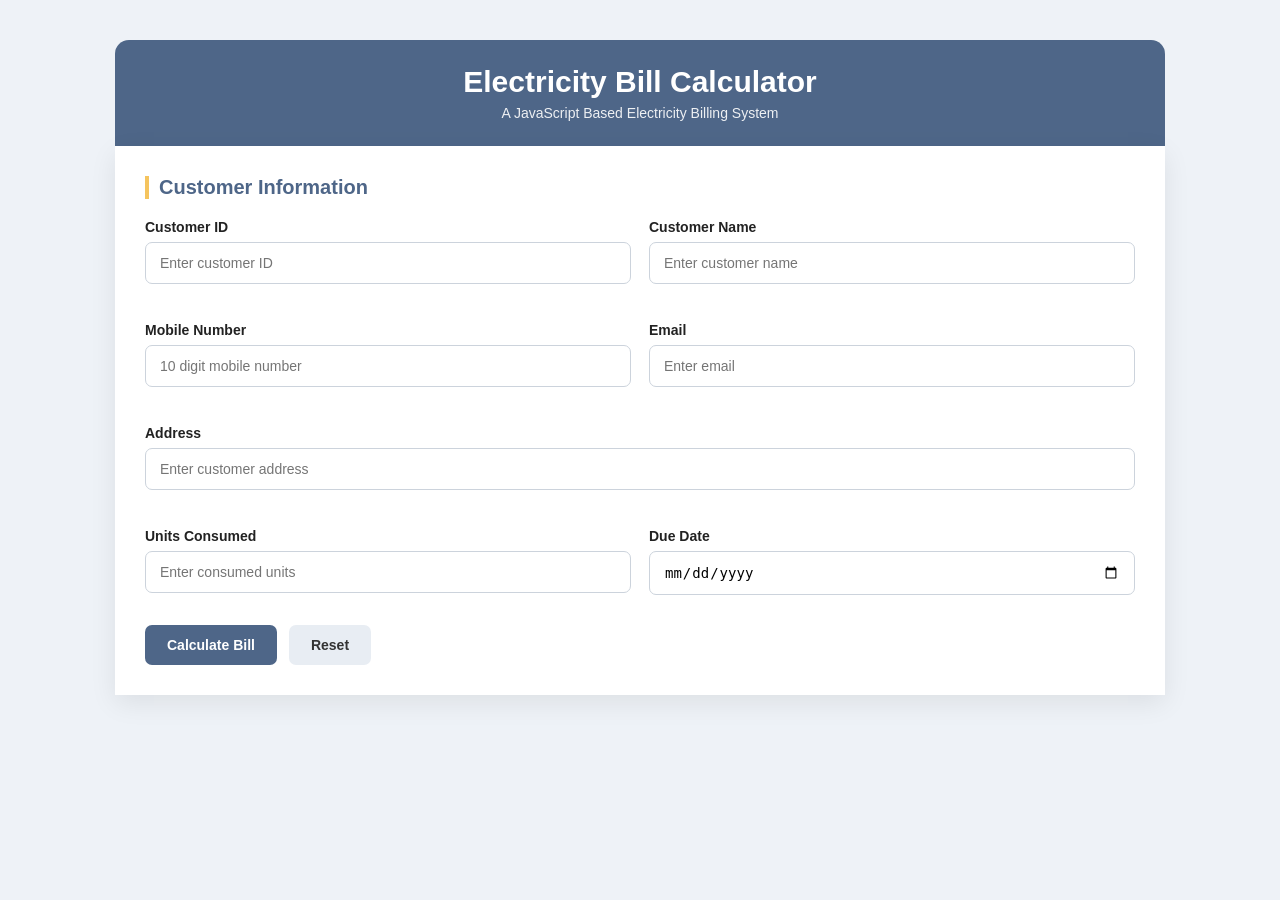
<file: BillCal.html>
<!DOCTYPE html>
<html lang="en">

<head>

    <meta charset="UTF-8">
    <meta name="viewport" content="width=device-width, initial-scale=1.0">

    <title>Electricity Bill Calculator</title>

    <style>

        * {
            box-sizing: border-box;
            margin: 0;
            padding: 0;
        }

        body {
            font-family: Arial, sans-serif;
            background: #eef2f7;
            color: #222;
            padding: 40px 20px;
        }

        .container {
            max-width: 1050px;
            margin: auto;
        }

        /* =========================
           Header
        ========================= */

        .header {
            background: #4e6688;
            color: white;
            text-align: center;
            padding: 25px;
            border-radius: 14px 14px 0 0;
        }

        .header h1 {
            font-size: 30px;
            margin-bottom: 6px;
        }

        .header p {
            font-size: 14px;
            opacity: 0.9;
        }


        /* =========================
           Form Card
        ========================= */

        .form-card {
            background: white;
            padding: 30px;
            box-shadow: 0 8px 25px rgba(0, 0, 0, 0.08);
        }

        .section-title {
            color: #4e6688;
            font-size: 20px;
            margin-bottom: 20px;
            border-left: 4px solid #f5c45e;
            padding-left: 10px;
        }

        .form-grid {
            display: grid;
            grid-template-columns: repeat(2, 1fr);
            gap: 18px;
        }

        .form-group {
            display: flex;
            flex-direction: column;
        }

        .form-group.full {
            grid-column: span 2;
        }

        label {
            font-size: 14px;
            font-weight: bold;
            margin-bottom: 7px;
        }

        input {
            padding: 12px 14px;
            border: 1px solid #ccd3dc;
            border-radius: 7px;
            font-size: 14px;
            outline: none;
            transition: 0.3s;
        }

        input:focus {
            border-color: #4e6688;
            box-shadow: 0 0 0 3px rgba(78, 102, 136, 0.12);
        }

        input.error {
            border-color: #dc3545;
        }

        .error-message {
            color: #dc3545;
            font-size: 12px;
            margin-top: 5px;
            min-height: 15px;
        }


        /* =========================
           Buttons
        ========================= */

        .buttons {
            display: flex;
            gap: 12px;
            margin-top: 10px;
        }

        button {
            border: none;
            padding: 12px 22px;
            border-radius: 7px;
            font-size: 14px;
            font-weight: bold;
            cursor: pointer;
            transition: 0.3s;
        }

        .calculate-btn {
            background: #4e6688;
            color: white;
        }

        .calculate-btn:hover {
            background: #3e5472;
            transform: translateY(-2px);
        }

        .reset-btn {
            background: #e8edf3;
            color: #333;
        }

        .reset-btn:hover {
            background: #d9e0e8;
        }


        /* =========================
           Bill
        ========================= */

        .bill {
            display: none;
            margin-top: 30px;
            background: white;
            box-shadow: 0 8px 25px rgba(0, 0, 0, 0.08);
        }

        .bill-header {
            background: #4e6688;
            color: white;
            padding: 18px 25px;
            display: flex;
            justify-content: space-between;
            align-items: center;
        }

        .bill-header h2 {
            font-size: 21px;
        }

        .bill-header span {
            font-size: 13px;
        }

        .bill-body {
            padding: 25px;
        }

        .customer-info {
            display: grid;
            grid-template-columns: repeat(3, 1fr);
            gap: 15px;
            margin-bottom: 25px;
        }

        .info-box {
            background: #f5f7fa;
            padding: 14px;
            border-radius: 8px;
        }

        .info-box small {
            display: block;
            color: #777;
            font-size: 11px;
            margin-bottom: 5px;
        }

        .info-box strong {
            font-size: 14px;
            word-break: break-word;
        }


        /* =========================
           Bill Table
        ========================= */

        .bill-table {
            width: 100%;
            border-collapse: collapse;
        }

        .bill-table th {
            background: #4e6688;
            color: white;
            padding: 13px;
            font-size: 13px;
        }

        .bill-table td {
            padding: 13px;
            text-align: center;
            border: 1px solid #dce1e7;
            font-size: 14px;
        }

        .total-row td {
            font-weight: bold;
            font-size: 16px;
            background: #fff9d8;
        }


        /* =========================
           Bill Bottom
        ========================= */

        .bill-bottom {
            display: grid;
            grid-template-columns: 1.5fr 1fr;
            gap: 20px;
            margin-top: 20px;
        }

        .rate-box {
            background: #f5f7fa;
            padding: 18px;
            border-radius: 8px;
        }

        .rate-box h3 {
            color: #4e6688;
            font-size: 15px;
            margin-bottom: 10px;
        }

        .rate-box p {
            font-size: 13px;
            margin: 7px 0;
        }

        .payment-box {
            background: #f5c45e;
            padding: 20px;
            border-radius: 8px;
            text-align: center;
        }

        .payment-box p {
            margin: 7px 0;
            font-size: 14px;
        }

        .payment-box .final-amount {
            font-size: 27px;
            font-weight: bold;
            color: #222;
        }


        /* =========================
           Print Button
        ========================= */

        .print-area {
            text-align: right;
            padding: 20px 25px;
            border-top: 1px solid #ddd;
        }

        .print-btn {
            background: #4e6688;
            color: white;
        }

        .print-btn:hover {
            background: #3e5472;
        }


        /* =========================
           Footer
        ========================= */

        .created-by {
            text-align: center;
            padding: 18px;
            background: #4e6688;
            color: white;
            font-size: 14px;
        }


        /* =========================
           Responsive
        ========================= */

        @media (max-width: 768px) {

            body {
                padding: 20px 10px;
            }

            .form-grid {
                grid-template-columns: 1fr;
            }

            .form-group.full {
                grid-column: span 1;
            }

            .customer-info {
                grid-template-columns: 1fr;
            }

            .bill-bottom {
                grid-template-columns: 1fr;
            }

            .bill-table {
                font-size: 12px;
            }

            .bill-table th,
            .bill-table td {
                padding: 8px 5px;
            }

            .header h1 {
                font-size: 24px;
            }

            .buttons {
                flex-direction: column;
            }

        }


        /* =========================
           Print
        ========================= */

        @media print {

            body {
                background: white;
                padding: 0;
            }

            .form-card,
            .print-area {
                display: none;
            }

            .bill {
                display: block !important;
                box-shadow: none;
                margin: 0;
            }

        }

    </style>

</head>


<body>


<div class="container">


    <!-- Header -->

    <div class="header">

        <h1>Electricity Bill Calculator</h1>

        <p>
            A JavaScript Based Electricity Billing System
        </p>

    </div>



    <!-- =========================
         Input Form
    ========================= -->

    <div class="form-card">

        <h2 class="section-title">
            Customer Information
        </h2>


        <form id="billForm">


            <div class="form-grid">


                <!-- Customer ID -->

                <div class="form-group">

                    <label>Customer ID</label>

                    <input
                        type="text"
                        id="customerId"
                        placeholder="Enter customer ID"
                    >

                    <small class="error-message" id="customerIdError"></small>

                </div>



                <!-- Customer Name -->

                <div class="form-group">

                    <label>Customer Name</label>

                    <input
                        type="text"
                        id="customerName"
                        placeholder="Enter customer name"
                    >

                    <small class="error-message" id="customerNameError"></small>

                </div>



                <!-- Mobile -->

                <div class="form-group">

                    <label>Mobile Number</label>

                    <input
                        type="text"
                        id="mobile"
                        maxlength="10"
                        placeholder="10 digit mobile number"
                    >

                    <small class="error-message" id="mobileError"></small>

                </div>



                <!-- Email -->

                <div class="form-group">

                    <label>Email</label>

                    <input
                        type="text"
                        id="email"
                        placeholder="Enter email"
                    >

                    <small class="error-message" id="emailError"></small>

                </div>



                <!-- Address -->

                <div class="form-group full">

                    <label>Address</label>

                    <input
                        type="text"
                        id="address"
                        placeholder="Enter customer address"
                    >

                    <small class="error-message" id="addressError"></small>

                </div>



                <!-- Units -->

                <div class="form-group">

                    <label>Units Consumed</label>

                    <input
                        type="number"
                        id="units"
                        min="1"
                        placeholder="Enter consumed units"
                    >

                    <small class="error-message" id="unitsError"></small>

                </div>



                <!-- Due Date -->

                <div class="form-group">

                    <label>Due Date</label>

                    <input
                        type="date"
                        id="dueDate"
                    >

                    <small class="error-message"></small>

                </div>


            </div>



            <div class="buttons">

                <button
                    type="submit"
                    class="calculate-btn"
                >
                    Calculate Bill
                </button>


                <button
                    type="reset"
                    class="reset-btn"
                    id="resetBtn"
                >
                    Reset
                </button>

            </div>


        </form>

    </div>



    <!-- =========================
         Generated Bill
    ========================= -->

    <div class="bill" id="bill">


        <div class="bill-header">

            <h2>Bill of Supply of Electricity</h2>

            <span>TPADL</span>

        </div>



        <div class="bill-body">


            <!-- Customer Information -->

            <div class="customer-info">


                <div class="info-box">

                    <small>Customer ID</small>

                    <strong id="showId"></strong>

                </div>


                <div class="info-box">

                    <small>Customer Name</small>

                    <strong id="showName"></strong>

                </div>


                <div class="info-box">

                    <small>Mobile Number</small>

                    <strong id="showMobile"></strong>

                </div>


                <div class="info-box">

                    <small>Email</small>

                    <strong id="showEmail"></strong>

                </div>


                <div class="info-box">

                    <small>Address</small>

                    <strong id="showAddress"></strong>

                </div>


                <div class="info-box">

                    <small>Due Date</small>

                    <strong id="showDueDate"></strong>

                </div>


            </div>



            <!-- Bill Table -->

            <table class="bill-table">

                <tr>

                    <th>Total Units</th>

                    <th>Amount</th>

                    <th>Discount</th>

                    <th>Surcharge</th>

                    <th>Total Amount</th>

                </tr>


                <tr>

                    <td id="showUnits"></td>

                    <td id="showAmount"></td>

                    <td id="showDiscount"></td>

                    <td id="showSurcharge"></td>

                    <td id="showTotal"></td>

                </tr>


                <tr class="total-row">

                    <td colspan="4">
                        Final Bill Amount
                    </td>

                    <td id="showFinal"></td>

                </tr>

            </table>



            <!-- Bottom Information -->

            <div class="bill-bottom">


                <div class="rate-box">

                    <h3>Billing Rules</h3>

                    <p>First 100 units — ₹0.60 per unit</p>

                    <p>Next 200 units — ₹0.80 per unit</p>

                    <p>Above 300 units — ₹0.90 per unit</p>

                    <p>Minimum charge — ₹30</p>

                    <p>Below 100 units — 10% discount</p>

                    <p>Amount above ₹300 — 15% surcharge</p>

                    <p>Late payment penalty — ₹50</p>

                </div>



                <div class="payment-box">

                    <p>Due Date</p>

                    <strong id="showDueDateBottom"></strong>

                    <p>Total Amount</p>

                    <div class="final-amount" id="showFinalBottom"></div>

                    <p>After Due Date</p>

                    <strong id="showPenalty"></strong>

                </div>


            </div>


        </div>



        <div class="print-area">

            <button
                class="print-btn"
                onclick="window.print()"
            >
                Print Bill
            </button>

        </div>



        <div class="created-by">

            Created By: <strong>ALFAIZ KHAN</strong>

        </div>


    </div>


</div>



<script>


/* =========================================
   Form
========================================= */

const billForm = document.getElementById("billForm");



/* =========================================
   Validation Functions
========================================= */


function setError(inputId, errorId, message) {

    document.getElementById(inputId).classList.add("error");

    document.getElementById(errorId).textContent = message;

}



function clearError(inputId, errorId) {

    document.getElementById(inputId).classList.remove("error");

    document.getElementById(errorId).textContent = "";

}



/* =========================================
   Form Submit
========================================= */

billForm.addEventListener("submit", function(event) {

    event.preventDefault();


    let valid = true;


    /* Customer ID */

    const customerId =
        document.getElementById("customerId").value.trim();


    if (customerId === "") {

        setError(
            "customerId",
            "customerIdError",
            "Customer ID is required."
        );

        valid = false;

    } else {

        clearError(
            "customerId",
            "customerIdError"
        );

    }



    /* Name */

    const name =
        document.getElementById("customerName").value.trim();


    const namePattern = /^[A-Za-z ]+$/;


    if (name === "") {

        setError(
            "customerName",
            "customerNameError",
            "Customer name is required."
        );

        valid = false;

    }

    else if (!namePattern.test(name)) {

        setError(
            "customerName",
            "customerNameError",
            "Name should contain only letters."
        );

        valid = false;

    }

    else {

        clearError(
            "customerName",
            "customerNameError"
        );

    }



    /* Mobile */

    const mobile =
        document.getElementById("mobile").value.trim();


    const mobilePattern = /^[6-9][0-9]{9}$/;


    if (!mobilePattern.test(mobile)) {

        setError(
            "mobile",
            "mobileError",
            "Enter a valid 10-digit mobile number."
        );

        valid = false;

    }

    else {

        clearError(
            "mobile",
            "mobileError"
        );

    }



    /* Email */

    const email =
        document.getElementById("email").value.trim();


    const emailPattern =
        /^[^\s@]+@[^\s@]+\.[^\s@]+$/;


    if (!emailPattern.test(email)) {

        setError(
            "email",
            "emailError",
            "Enter a valid email address."
        );

        valid = false;

    }

    else {

        clearError(
            "email",
            "emailError"
        );

    }



    /* Address */

    const address =
        document.getElementById("address").value.trim();


    if (address === "") {

        setError(
            "address",
            "addressError",
            "Address is required."
        );

        valid = false;

    }

    else {

        clearError(
            "address",
            "addressError"
        );

    }



    /* Units */

    const units =
        Number(document.getElementById("units").value);


    if (!Number.isFinite(units) || units <= 0) {

        setError(
            "units",
            "unitsError",
            "Units must be greater than 0."
        );

        valid = false;

    }

    else {

        clearError(
            "units",
            "unitsError"
        );

    }



    /* Stop if validation fails */

    if (!valid) {

        return;

    }



    /* =========================================
       BILL CALCULATION
    ========================================= */


    let amount = 0;


    /*
        First 100 units = ₹0.60
        Next 200 units = ₹0.80
        Above 300 units = ₹0.90
    */


    if (units <= 100) {

        amount = units * 0.60;

    }

    else if (units <= 300) {

        amount =
            (100 * 0.60) +
            ((units - 100) * 0.80);

    }

    else {

        amount =
            (100 * 0.60) +
            (200 * 0.80) +
            ((units - 300) * 0.90);

    }



    /* Minimum charge */

    if (amount < 30) {

        amount = 30;

    }



    /* Discount */

    let discount = 0;


    if (units < 100) {

        discount = amount * 0.10;

    }



    /* Surcharge */

    let surcharge = 0;


    if (amount > 300) {

        surcharge = amount * 0.15;

    }



    /* Final amount */

    const total =
        amount - discount + surcharge;


    const penalty =
        total + 50;



    /* =========================================
       DISPLAY BILL
    ========================================= */


    document.getElementById("showId").textContent =
        customerId;


    document.getElementById("showName").textContent =
        name;


    document.getElementById("showMobile").textContent =
        mobile;


    document.getElementById("showEmail").textContent =
        email;


    document.getElementById("showAddress").textContent =
        address;


    const dueDate =
        document.getElementById("dueDate").value;


    document.getElementById("showDueDate").textContent =
        dueDate || "Not Provided";


    document.getElementById("showDueDateBottom").textContent =
        dueDate || "Not Provided";


    document.getElementById("showUnits").textContent =
        units;


    document.getElementById("showAmount").textContent =
        "₹" + amount.toFixed(2);


    document.getElementById("showDiscount").textContent =
        "₹" + discount.toFixed(2);


    document.getElementById("showSurcharge").textContent =
        "₹" + surcharge.toFixed(2);


    document.getElementById("showTotal").textContent =
        "₹" + total.toFixed(2);


    document.getElementById("showFinal").textContent =
        "₹" + total.toFixed(2);


    document.getElementById("showFinalBottom").textContent =
        "₹" + total.toFixed(2);


    document.getElementById("showPenalty").textContent =
        "₹" + penalty.toFixed(2);


    /* Show Bill */

    document.getElementById("bill").style.display =
        "block";


    /* Scroll to bill */

    document.getElementById("bill").scrollIntoView({
        behavior: "smooth"
    });

});



/* =========================================
   Reset
========================================= */

document.getElementById("resetBtn").addEventListener(
    "click",
    function() {

        document.getElementById("bill").style.display =
            "none";


        const errors =
            document.querySelectorAll(".error-message");


        errors.forEach(function(error) {

            error.textContent = "";

        });


        const inputs =
            document.querySelectorAll("input");


        inputs.forEach(function(input) {

            input.classList.remove("error");

        });

    }
);


</script>


</body>

</html>
</file>
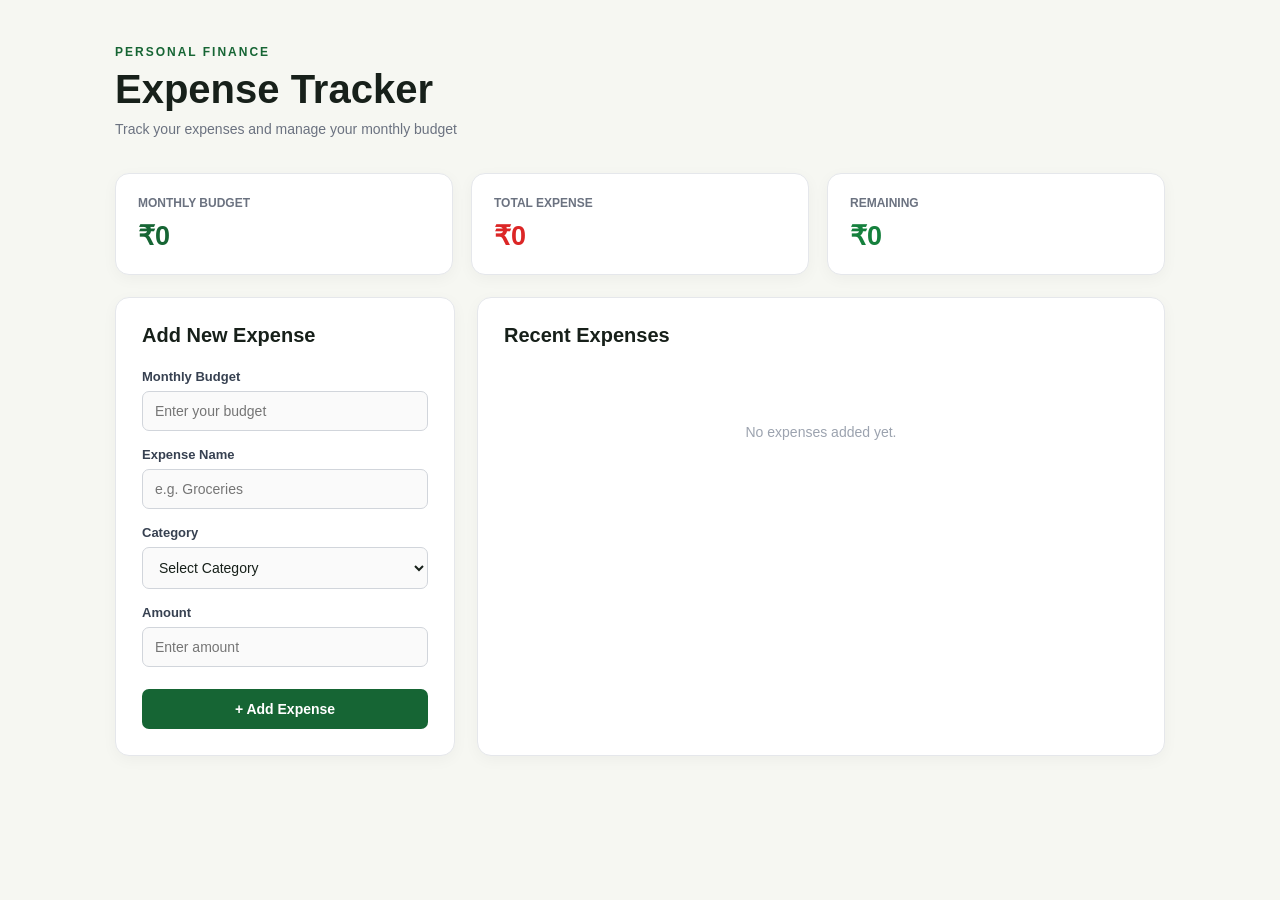
<file: expensetracker.html>
<!DOCTYPE html>
<html lang="en">

<head>

    <meta charset="UTF-8">
    <meta name="viewport" content="width=device-width, initial-scale=1.0">

    <title>Expense Tracker</title>

    <style>

        * {
            box-sizing: border-box;
            margin: 0;
            padding: 0;
        }

        body {
            font-family: Arial, sans-serif;
            background-color: #f6f7f2;
            color: #17201a;
            min-height: 100vh;
            padding: 45px 20px;
        }

        .container {
            max-width: 1050px;
            margin: auto;
        }


        /* Header */

        .heading {
            margin-bottom: 35px;
        }

        .heading p {
            color: #166534;
            font-size: 12px;
            font-weight: bold;
            letter-spacing: 2px;
            margin-bottom: 8px;
        }

        .heading h1 {
            font-size: 40px;
            margin-bottom: 8px;
        }

        .heading span {
            color: #6b7280;
            font-size: 14px;
        }


        /* Dashboard */

        .dashboard {
            display: grid;
            grid-template-columns: repeat(3, 1fr);
            gap: 18px;
            margin-bottom: 22px;
        }

        .card {
            background-color: white;
            border: 1px solid #e5e7eb;
            border-radius: 14px;
            padding: 22px;
            box-shadow: 0 4px 15px rgba(0, 0, 0, 0.04);
        }

        .card p {
            color: #6b7280;
            font-size: 12px;
            font-weight: bold;
            margin-bottom: 10px;
        }

        .card h2 {
            font-size: 27px;
        }

        .budget h2 {
            color: #166534;
        }

        .expense h2 {
            color: #dc2626;
        }

        .remaining h2 {
            color: #15803d;
        }


        /* Main */

        .main {
            display: grid;
            grid-template-columns: 340px 1fr;
            gap: 22px;
        }

        .box {
            background-color: white;
            border: 1px solid #e5e7eb;
            border-radius: 14px;
            padding: 26px;
            box-shadow: 0 4px 15px rgba(0, 0, 0, 0.04);
        }

        .box h2 {
            font-size: 20px;
            margin-bottom: 22px;
        }


        /* Form */

        label {
            display: block;
            color: #374151;
            font-size: 13px;
            font-weight: bold;
            margin-top: 16px;
            margin-bottom: 7px;
        }

        input,
        select {
            width: 100%;
            padding: 11px 12px;
            background-color: #fafafa;
            border: 1px solid #d1d5db;
            border-radius: 7px;
            color: #17201a;
            outline: none;
            font-size: 14px;
        }

        input:focus,
        select:focus {
            border-color: #166534;
            background-color: white;
        }

        button {
            width: 100%;
            padding: 12px;
            margin-top: 22px;
            border: none;
            border-radius: 7px;
            background-color: #166534;
            color: white;
            font-size: 14px;
            font-weight: bold;
            cursor: pointer;
        }

        button:hover {
            background-color: #14532d;
        }


        /* Expense List */

        .expense-list {
            max-height: 450px;
            overflow-y: auto;
        }

        .expense-item {
            display: flex;
            justify-content: space-between;
            align-items: center;

            padding: 15px;

            margin-bottom: 10px;

            background-color: #fafafa;

            border: 1px solid #e5e7eb;

            border-radius: 9px;

            transition: 0.2s;
        }

        .expense-item:hover {
            border-color: #bbf7d0;
            background-color: #f7fff9;
        }

        .expense-info h3 {
            font-size: 14px;
            margin-bottom: 5px;
        }

        .expense-info p {
            color: #6b7280;
            font-size: 12px;
        }

        .expense-right {
            display: flex;
            align-items: center;
            gap: 15px;
        }

        .expense-amount {
            color: #dc2626;
            font-weight: bold;
            font-size: 14px;
        }

        .delete-btn {
            width: auto;
            margin: 0;
            padding: 7px 10px;
            background-color: #fee2e2;
            color: #b91c1c;
            font-size: 11px;
        }

        .delete-btn:hover {
            background-color: #fecaca;
        }

        .empty {
            text-align: center;
            color: #9ca3af;
            padding: 55px 10px;
            font-size: 14px;
        }


        /* Warning */

        .warning {
            display: none;
            margin-top: 15px;
            padding: 11px;
            border-radius: 7px;
            background-color: #fef2f2;
            border: 1px solid #fecaca;
            color: #dc2626;
            font-size: 12px;
            text-align: center;
        }


        /* Mobile */

        @media (max-width: 768px) {

            body {
                padding: 30px 15px;
            }

            .heading h1 {
                font-size: 32px;
            }

            .dashboard {
                grid-template-columns: 1fr;
            }

            .main {
                grid-template-columns: 1fr;
            }

            .expense-item {
                align-items: flex-start;
            }

            .expense-right {
                flex-direction: column;
                align-items: flex-end;
                gap: 8px;
            }

        }

    </style>

</head>


<body>


    <div class="container">


        <!-- Heading -->

        <div class="heading">

            <p>PERSONAL FINANCE</p>

            <h1>Expense Tracker</h1>

            <span>
                Track your expenses and manage your monthly budget
            </span>

        </div>


        <!-- Dashboard -->

        <div class="dashboard">


            <div class="card budget">

                <p>MONTHLY BUDGET</p>

                <h2 id="budgetAmount">
                    ₹0
                </h2>

            </div>


            <div class="card expense">

                <p>TOTAL EXPENSE</p>

                <h2 id="totalExpense">
                    ₹0
                </h2>

            </div>


            <div class="card remaining">

                <p>REMAINING</p>

                <h2 id="remainingAmount">
                    ₹0
                </h2>

            </div>


        </div>


        <!-- Main Section -->

        <div class="main">


            <!-- Add Expense -->

            <div class="box">

                <h2>Add New Expense</h2>


                <label>
                    Monthly Budget
                </label>

                <input
                    type="number"
                    id="budget"
                    placeholder="Enter your budget"
                >


                <label>
                    Expense Name
                </label>

                <input
                    type="text"
                    id="expenseName"
                    placeholder="e.g. Groceries"
                >


                <label>
                    Category
                </label>

                <select id="category">

                    <option value="">
                        Select Category
                    </option>

                    <option value="Food">
                        Food
                    </option>

                    <option value="Travel">
                        Travel
                    </option>

                    <option value="Shopping">
                        Shopping
                    </option>

                    <option value="Education">
                        Education
                    </option>

                    <option value="Other">
                        Other
                    </option>

                </select>


                <label>
                    Amount
                </label>

                <input
                    type="number"
                    id="amount"
                    placeholder="Enter amount"
                >


                <button onclick="addExpense()">
                    + Add Expense
                </button>


                <div
                    class="warning"
                    id="warning"
                >

                    Your expenses have exceeded your budget!

                </div>


            </div>


            <!-- Expense List -->

            <div class="box">

                <h2>Recent Expenses</h2>


                <div
                    class="expense-list"
                    id="expenseList"
                >

                    <div class="empty">

                        No expenses added yet.

                    </div>

                </div>


            </div>


        </div>


    </div>


    <script>


        // Array to store expenses

        let expenses = [];


        // Add Expense

        function addExpense() {


            let budget =
                parseFloat(
                    document.getElementById("budget").value
                );


            let expenseName =
                document.getElementById("expenseName").value;


            let category =
                document.getElementById("category").value;


            let amount =
                parseFloat(
                    document.getElementById("amount").value
                );


            // Validation

            if (isNaN(budget) || budget <= 0) {

                alert("Please enter a valid budget.");

                return;

            }


            if (expenseName == "") {

                alert("Please enter expense name.");

                return;

            }


            if (category == "") {

                alert("Please select a category.");

                return;

            }


            if (isNaN(amount) || amount <= 0) {

                alert("Please enter a valid amount.");

                return;

            }


            // Create expense

            let expense = {

                name: expenseName,

                category: category,

                amount: amount

            };


            // Add expense to array

            expenses.push(expense);


            // Show budget

            document.getElementById("budgetAmount").innerHTML =
                "₹" + budget.toFixed(2);


            // Clear input fields

            document.getElementById("expenseName").value = "";

            document.getElementById("category").value = "";

            document.getElementById("amount").value = "";


            // Display expenses

            showExpenses();

        }


        // Display Expenses

        function showExpenses() {


            let list =
                document.getElementById("expenseList");


            let total = 0;


            list.innerHTML = "";


            for (
                let i = 0;
                i < expenses.length;
                i++
            ) {


                total =
                    total + expenses[i].amount;


                list.innerHTML +=

                    '<div class="expense-item">' +

                        '<div class="expense-info">' +

                            '<h3>' +
                                expenses[i].name +
                            '</h3>' +

                            '<p>' +
                                expenses[i].category +
                            '</p>' +

                        '</div>' +


                        '<div class="expense-right">' +

                            '<span class="expense-amount">' +

                                "₹" +
                                expenses[i].amount.toFixed(2) +

                            '</span>' +


                            '<button ' +

                                'class="delete-btn" ' +

                                'onclick="deleteExpense(' +
                                    i +
                                ')">' +

                                'Delete' +

                            '</button>' +

                        '</div>' +

                    '</div>';

            }


            // Total expense

            document.getElementById("totalExpense").innerHTML =
                "₹" + total.toFixed(2);


            // Remaining budget

            let budget =
                parseFloat(
                    document.getElementById("budget").value
                );


            let remaining =
                budget - total;


            document.getElementById("remainingAmount").innerHTML =
                "₹" + remaining.toFixed(2);


            // Budget warning

            if (remaining < 0) {

                document.getElementById("warning").style.display =
                    "block";

            }

            else {

                document.getElementById("warning").style.display =
                    "none";

            }

        }


        // Delete Expense

        function deleteExpense(index) {


            expenses.splice(index, 1);


            showExpenses();

        }


    </script>


</body>

</html>
</file>
